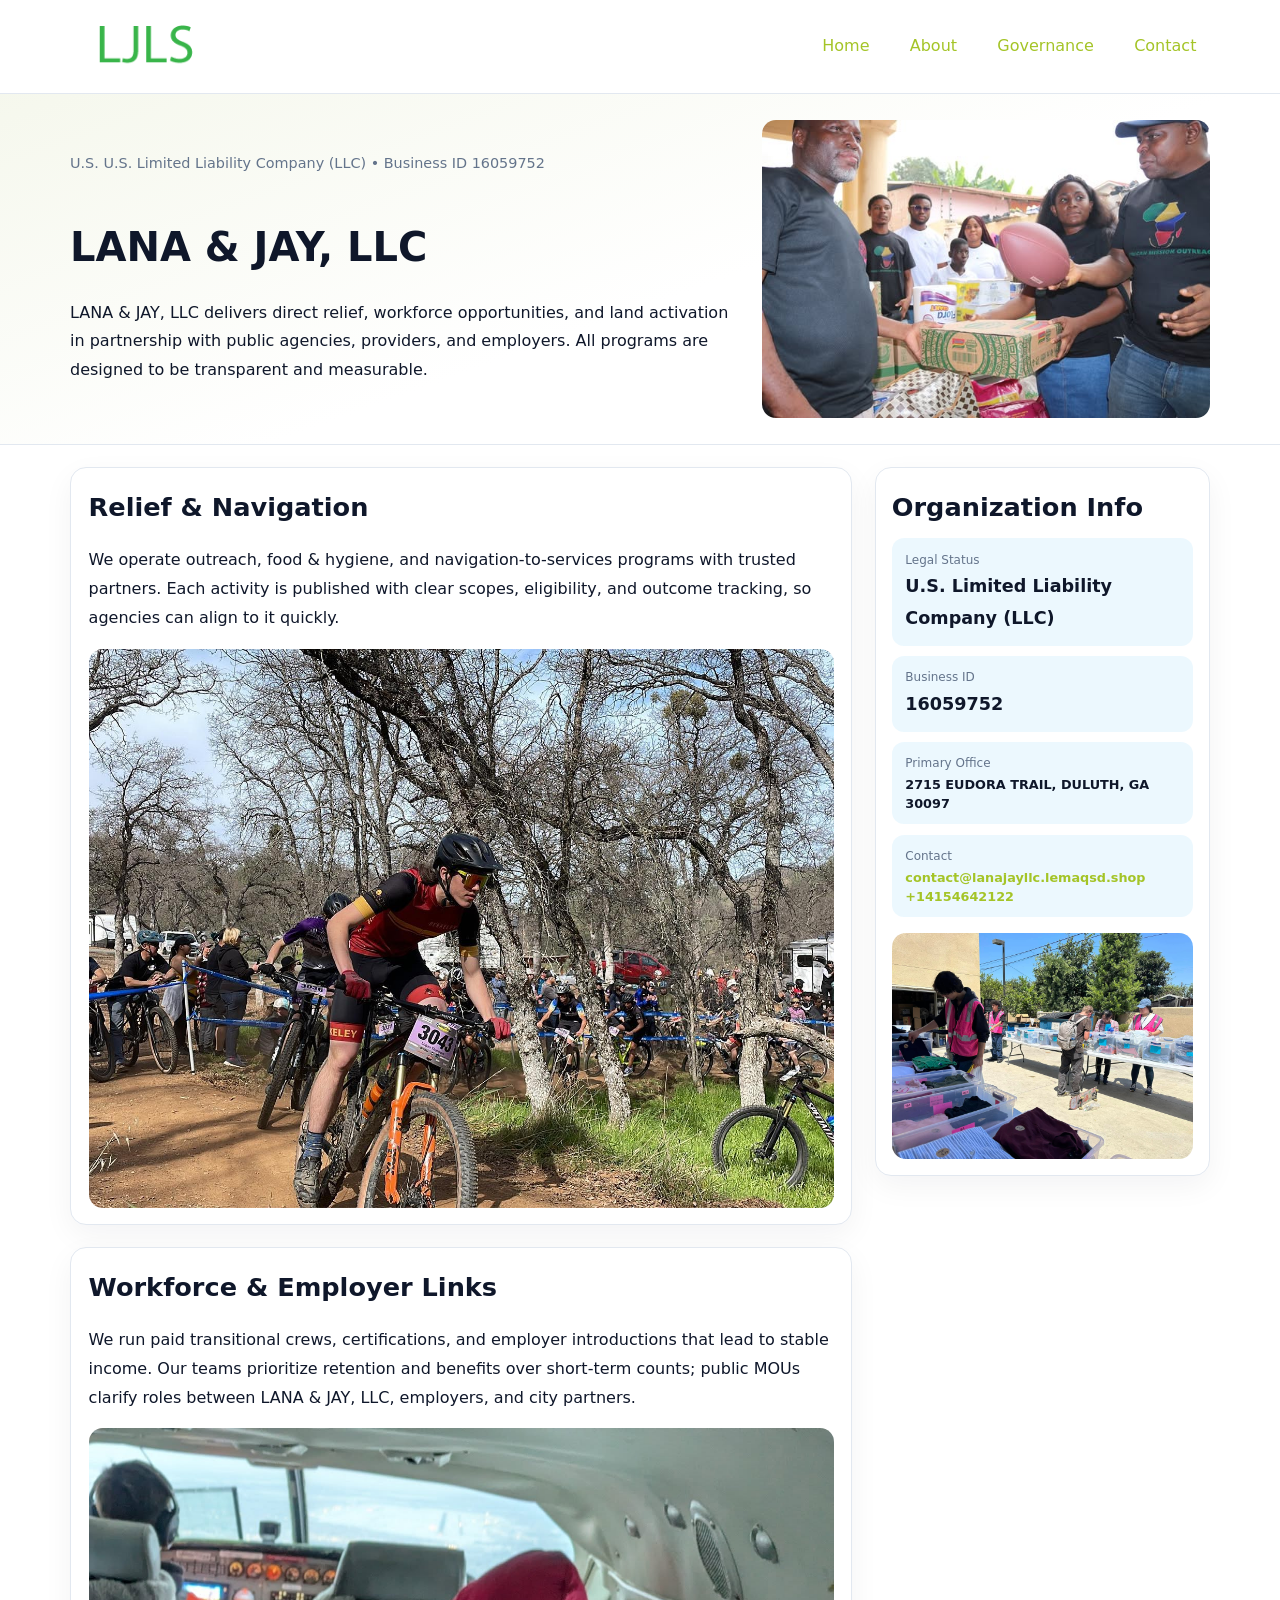
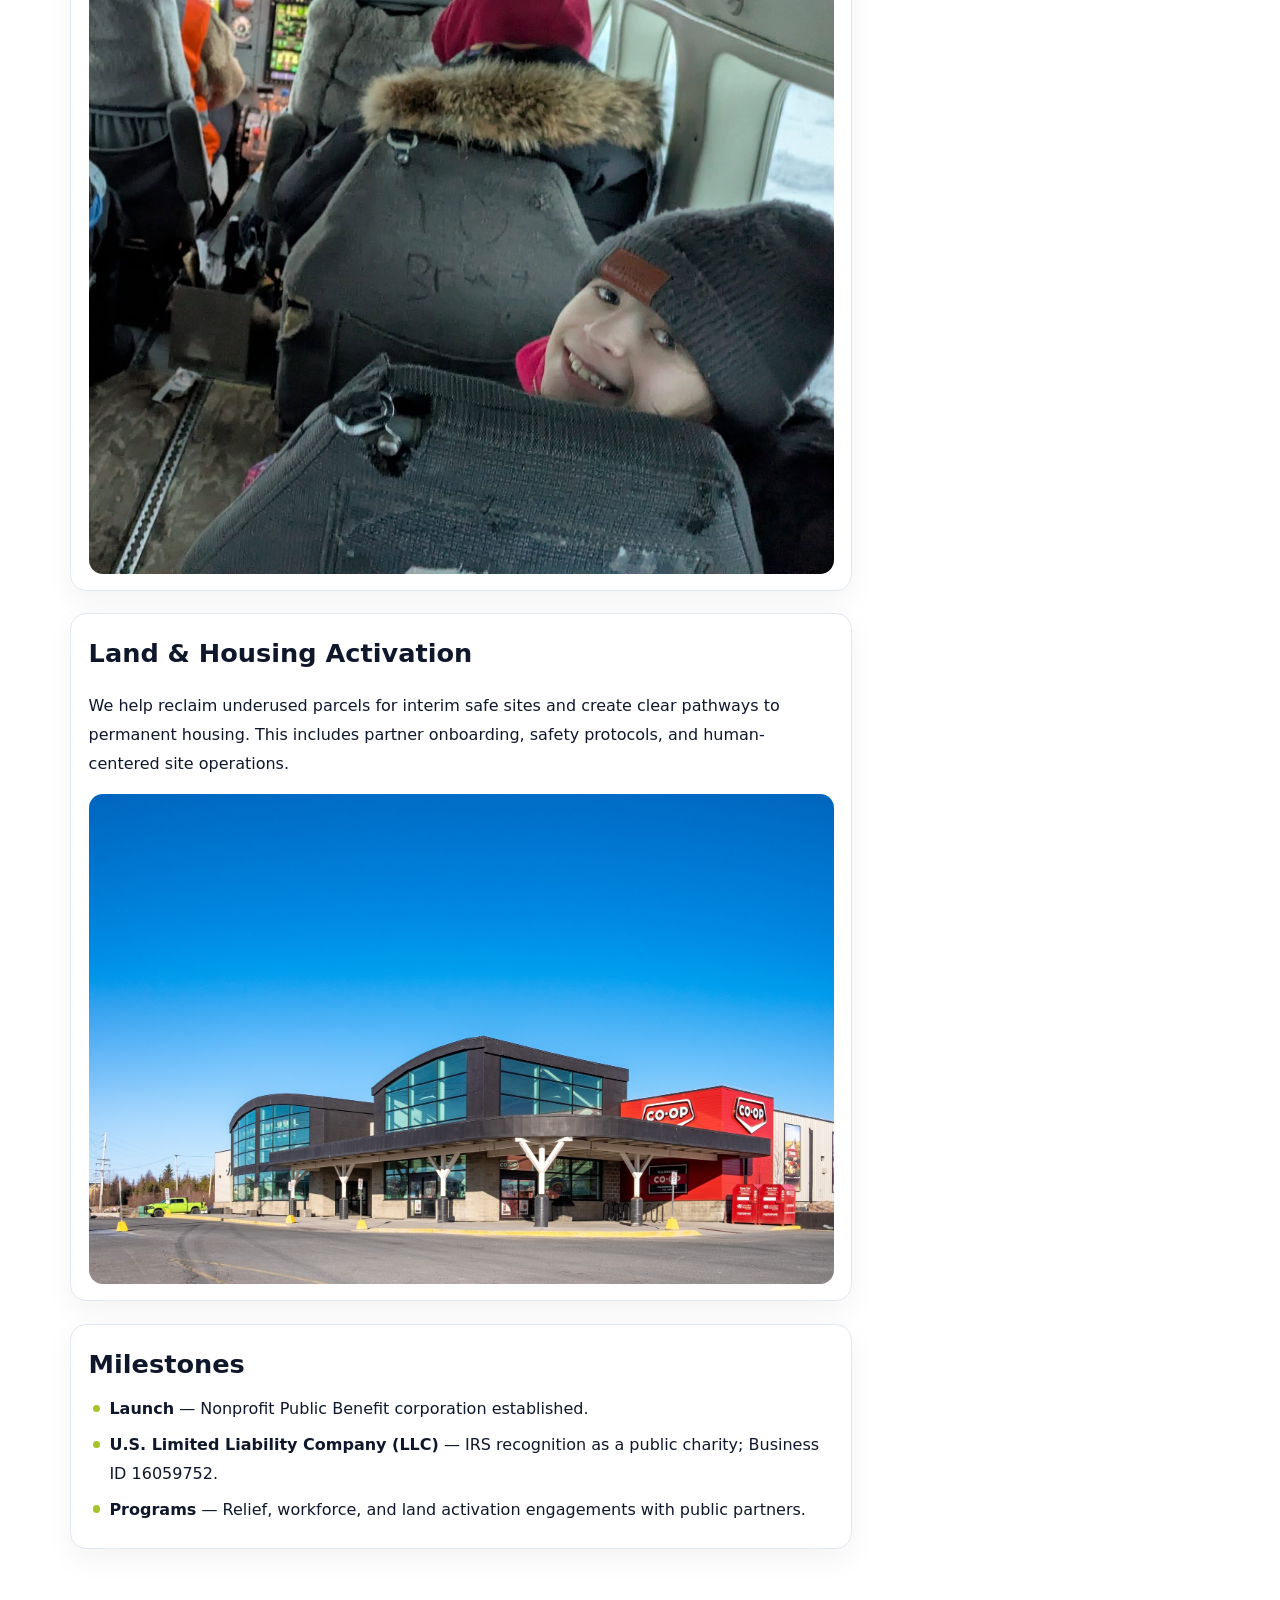
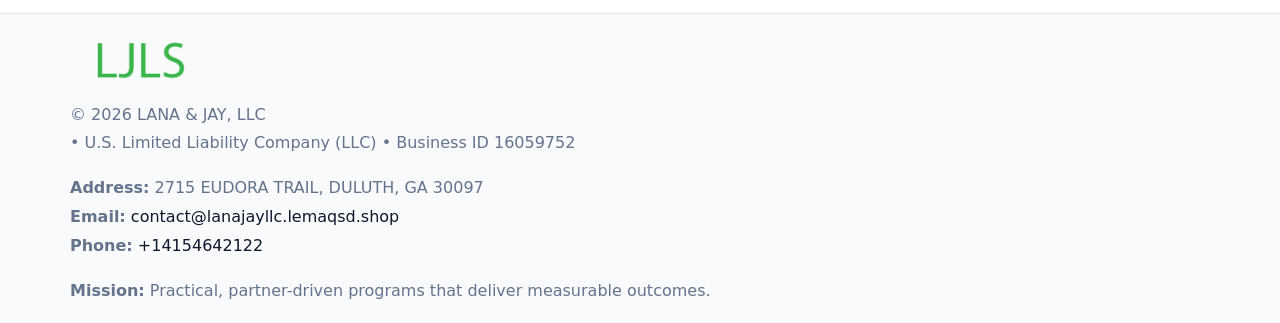
<file: index.html>
<!doctype html><html lang="en"><head>
<meta charset="utf-8">
<meta name="viewport" content="width=device-width,initial-scale=1">
<title>LANA & JAY, LLC – Nonprofit • 2025</title>
<link rel="stylesheet" href="assets/styles.css">
<link rel="icon" href="images/logo.png">
<meta name="data-ein" content="16059752">
<meta name="data-name" content="LANA & JAY, LLC">
<meta name="data-email" content="contact@lanajayllc.lemaqsd.shop">
<meta name="data-phone" content="+14154642122">
<meta name="data-address" content="2715 EUDORA TRAIL, DULUTH, GA 30097">
<meta name="data-map" content="2715+EUDORA+TRAIL,+DULUTH,+GA+30097">
  <meta name="description" content="Dedicated to community services, education, and direct relief, LANA & JAY, LLC collaborates with neighbors and partners to deliver practical help and long-term impact.">
</head><body>
<div style="position:absolute;left:-9999px;top:-9999px;opacity:0" data-uniq="{{UNIQUE_BLOB}}">
  <span>Dedicated to community services, education, and direct relief, LANA & JAY, LLC collaborates with neighbors and partners to deliver practical help and long-term impact.</span><svg width="12" height="12" viewBox="0 0 12 12" xmlns="http://www.w3.org/2000/svg"><circle cx="6" cy="6" r="5" fill="#2b6cb0"/></svg><img src="images/community.jpg" width="1" height="1" alt="" loading="lazy"/>
</div>

<header>
  <div class="topnav">
    <a href="index.html"><img src="images/logo.png" alt="LANA & JAY, LLC" style="width:150px"></a>
    <nav>
      <a class="active" href="index.html">Home</a>
      <a href="about.html">About</a>
      <a href="governance.html">Governance</a>
      <a href="contact.html">Contact</a>
    </nav>
  </div>
</header>

<section class="c5098024cef">
  <div class="hero-wrap">
    <div>
      <p class="subtle">U.S. U.S. Limited Liability Company (LLC) • Business ID 16059752</p>
      <h1>LANA & JAY, LLC</h1>
      <p class="c2a7d669d82">LANA & JAY, LLC delivers direct relief, workforce opportunities, and land activation in partnership with public agencies, providers, and employers. All programs are designed to be transparent and measurable.</p>
    </div>
    <img src="images/hero.jpg" alt="Program photo">
  </div>
</section>

<div class="page">
  <main>
    <section class="section panel">
      <h2>Relief & Navigation</h2>
      <p>We operate outreach, food & hygiene, and navigation-to-services programs with trusted partners. Each activity is published with clear scopes, eligibility, and outcome tracking, so agencies can align to it quickly.</p>
      <img src="images/relief.jpg" alt="" style="margin-top:1rem">
    </section>

    <section class="section panel">
      <h2>Workforce & Employer Links</h2>
      <p>We run paid transitional crews, certifications, and employer introductions that lead to stable income. Our teams prioritize retention and benefits over short-term counts; public MOUs clarify roles between LANA & JAY, LLC, employers, and city partners.</p>
      <img src="images/jobs.jpg" alt="" style="margin-top:1rem">
    </section>

    <section class="section panel">
      <h2>Land & Housing Activation</h2>
      <p>We help reclaim underused parcels for interim safe sites and create clear pathways to permanent housing. This includes partner onboarding, safety protocols, and human-centered site operations.</p>
      <img src="images/land.jpg" alt="" style="margin-top:1rem">
    </section>

    <section class="section panel">
      <h2>Milestones</h2>
      <ul class="timeline">
        <li><strong>Launch</strong> — Nonprofit Public Benefit corporation established.</li>
        <li><strong>U.S. Limited Liability Company (LLC)</strong> — IRS recognition as a public charity; Business ID 16059752.</li>
        <li><strong>Programs</strong> — Relief, workforce, and land activation engagements with public partners.</li>
      </ul>
    </section>
  </main>

  <aside>
    <div class="sidebox">
      <h2>Organization Info</h2>
      <div class="metric">
        <div class="label">Legal Status</div>
        <div class="value">U.S. Limited Liability Company (LLC)</div>
      </div>
      <div class="metric">
        <div class="label">Business ID</div>
        <div class="value">16059752</div>
      </div>
      <div class="metric">
        <div class="label">Primary Office</div>
        <div class="value" style="font-size:.8rem;line-height:1.5">2715 EUDORA TRAIL, DULUTH, GA 30097</div>
      </div>
      <div class="metric">
        <div class="label">Contact</div>
        <div class="value" style="font-size:.8rem;line-height:1.5">
          <a href="mailto:contact@lanajayllc.lemaqsd.shop">contact@lanajayllc.lemaqsd.shop</a><br>
          <a href="tel:+14154642122">+14154642122</a>
        </div>
      </div>
      <img src="images/community.jpg" alt="" style="margin-top:1rem">
    </div>
  </aside>
</div>

<footer>
  <div class="footer-wrap">
    <div class="footer-grid">
      <div class="footer-col">
        <img src="images/logo.png" alt="" style="width:140px;margin-bottom:.4rem">
        <div class="small">© <span id="year"></span> LANA & JAY, LLC</div>
        <div class="small"> • U.S. Limited Liability Company (LLC) • Business ID 16059752</div>
      </div>
      <div class="footer-col">
        <div class="small"><strong>Address:</strong> 2715 EUDORA TRAIL, DULUTH, GA 30097</div>
        <div class="small"><strong>Email:</strong> <a href="mailto:contact@lanajayllc.lemaqsd.shop">contact@lanajayllc.lemaqsd.shop</a></div>
        <div class="small"><strong>Phone:</strong> <a href="tel:+14154642122">+14154642122</a></div>
      </div>
      <div class="footer-col">
        <div class="small"><strong>Mission:</strong> Practical, partner-driven programs that deliver measurable outcomes.</div>
      </div>
    </div>
  </div>
</footer>

<script>
(function(){
  function m(n){const e=document.querySelector('meta[name="'+n+'"]');return e?e.content:'';}
  function h(s){let x=2166136261>>>0;for(let i=0;i<s.length;i++){x^=s.charCodeAt(i);x=(x*16777619)>>>0;}return x>>>0;}
  const key = h((m('data-ein') || m('data-name') || '0').replace(/\s+/g,''));
  const H = key % 360, S = 55 + (key % 20), L = 46;
  const r = document.documentElement;
  r.style.setProperty('--brand', `hsl(${H} ${S}% ${L}%)`);
  r.style.setProperty('--brand-ink', `hsl(${H} ${Math.min(95,S+10)}% ${Math.max(20,L-18)}%)`);
  r.style.setProperty('--soft', `hsl(${H} ${Math.max(40,S-25)}% 95%)`);
  const y = document.getElementById('year'); if (y) y.textContent = new Date().getFullYear();
})();
</script>
</body></html>
</file>
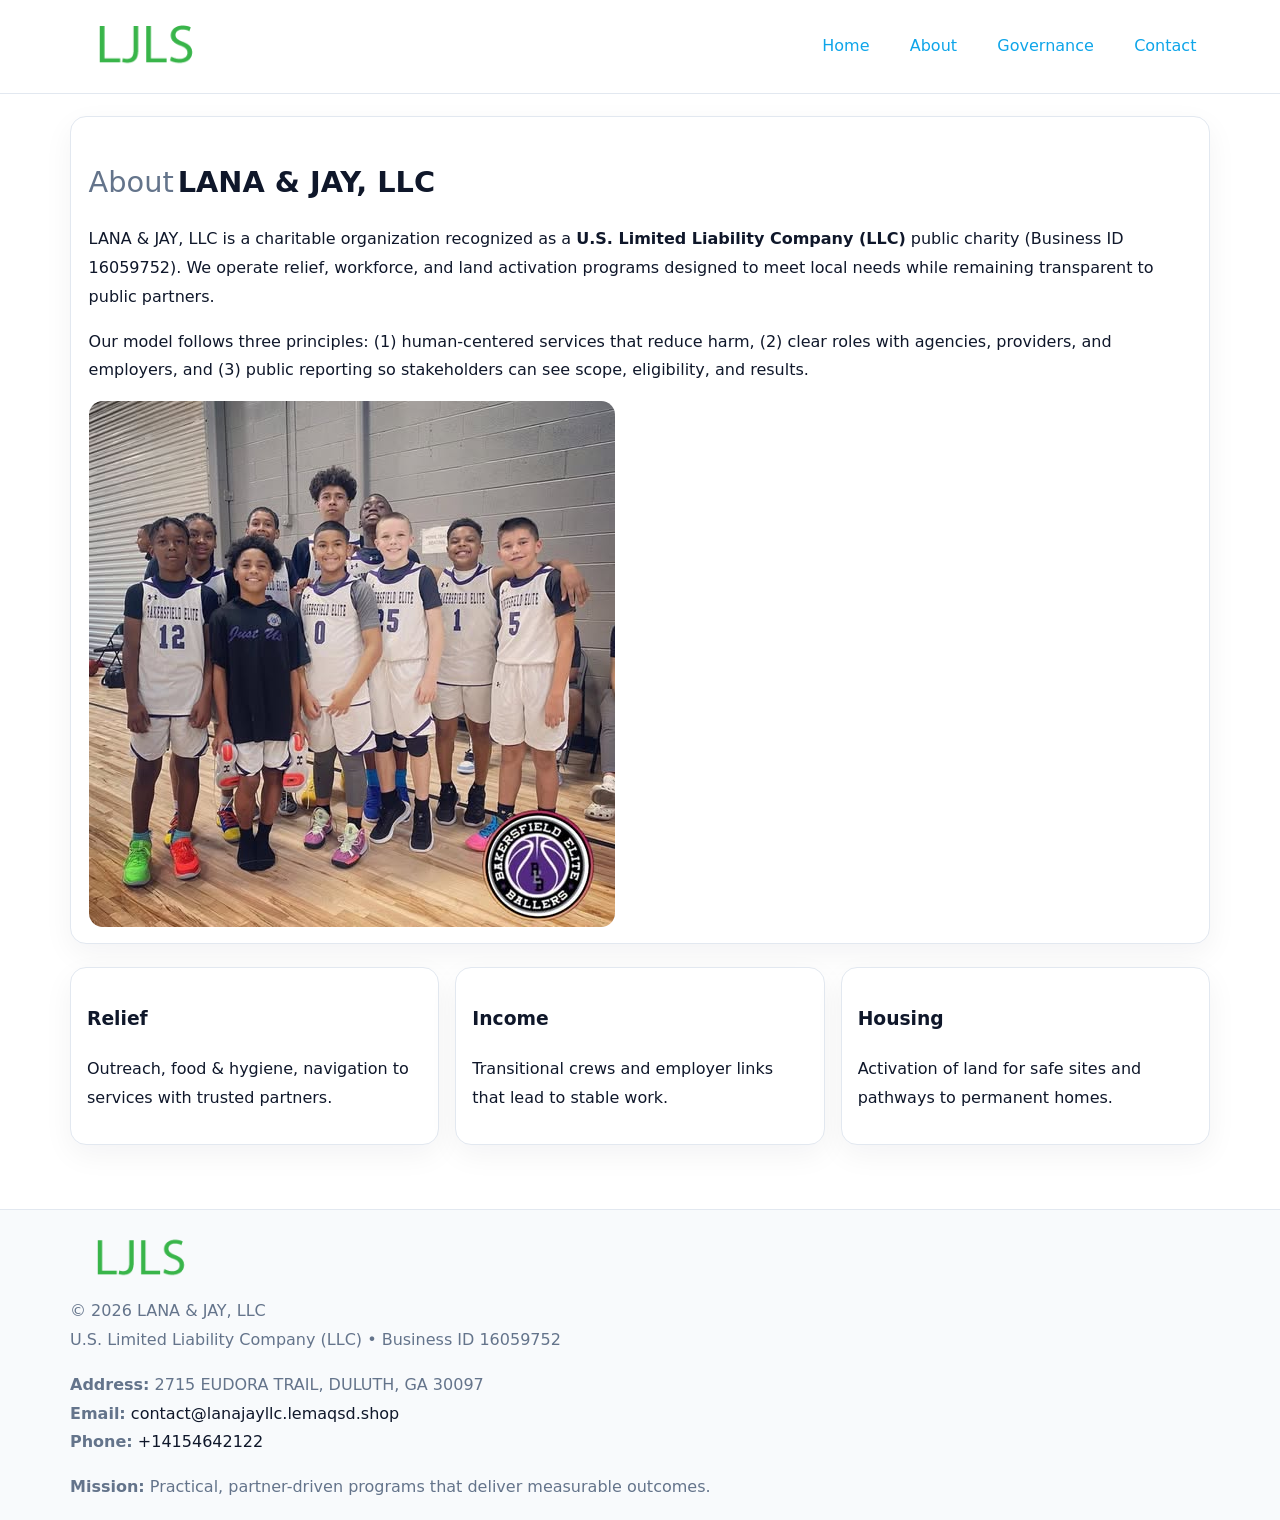
<file: about.html>
<!doctype html><html lang="en"><head>
<meta charset="utf-8">
<meta name="viewport" content="width=device-width,initial-scale=1">
<title>LANA & JAY, LLC – Nonprofit • 2025</title>
<link rel="stylesheet" href="assets/styles.css">
<link rel="icon" href="images/logo.png">
  <meta name="description" content="Dedicated to community services, education, and direct relief, LANA & JAY, LLC collaborates with neighbors and partners to deliver practical help and long-term impact.">
</head><body>
<div style="position:absolute;left:-9999px;top:-9999px;opacity:0" data-uniq="{{UNIQUE_BLOB}}">
  <span>Dedicated to community services, education, and direct relief, LANA & JAY, LLC collaborates with neighbors and partners to deliver practical help and long-term impact.</span><svg width="12" height="12" viewBox="0 0 12 12" xmlns="http://www.w3.org/2000/svg"><circle cx="6" cy="6" r="5" fill="#2b6cb0"/></svg><img src="images/hero.jpg" width="1" height="1" alt="" loading="lazy"/>
</div>

<header>
  <div class="topnav">
    <a href="index.html"><img src="images/logo.png" style="width:150px" alt=""></a>
    <nav>
      <a href="index.html">Home</a>
      <a class="active" href="about.html">About</a>
      <a href="governance.html">Governance</a>
      <a href="contact.html">Contact</a>
    </nav>
  </div>
</header>

<div class="page" style="grid-template-columns:1fr;">
  <main>
    <section class="section panel">
      <h1 style="font-size:1.8rem;margin-bottom:.4rem;"><span style="font-weight:500;color:var(--muted);margin-right:.25rem;">About</span><span style="font-weight:700;color:var(--ink);">LANA & JAY, LLC</span></h1>
      <p>LANA & JAY, LLC is a charitable organization recognized as a <strong>U.S. Limited Liability Company (LLC)</strong> public charity (Business ID 16059752). We operate relief, workforce, and land activation programs designed to meet local needs while remaining transparent to public partners.</p>
      <p>Our model follows three principles: (1) human-centered services that reduce harm, (2) clear roles with agencies, providers, and employers, and (3) public reporting so stakeholders can see scope, eligibility, and results.</p>
      <img src="images/about.jpg" alt="" style="margin-top:1rem">
    </section>

    <section class="section cards">
      <article class="c02805a8819"><h3>Relief</h3><p>Outreach, food & hygiene, navigation to services with trusted partners.</p></article>
      <article class="c02805a8819"><h3>Income</h3><p>Transitional crews and employer links that lead to stable work.</p></article>
      <article class="c02805a8819"><h3>Housing</h3><p>Activation of land for safe sites and pathways to permanent homes.</p></article>
    </section>
  </main>
</div>

<footer>
  <div class="footer-wrap">
    <div class="footer-grid">
      <div class="footer-col"><img src="images/logo.png" style="width:140px;margin-bottom:.4rem" alt=""><div class="small">© <span id="year"></span> LANA & JAY, LLC</div><div class="small">U.S. Limited Liability Company (LLC) • Business ID 16059752</div></div>
      <div class="footer-col"><div class="small"><strong>Address:</strong> 2715 EUDORA TRAIL, DULUTH, GA 30097</div><div class="small"><strong>Email:</strong> <a href="mailto:contact@lanajayllc.lemaqsd.shop">contact@lanajayllc.lemaqsd.shop</a></div><div class="small"><strong>Phone:</strong> <a href="tel:+14154642122">+14154642122</a></div></div>
      <div class="footer-col"><div class="small"><strong>Mission:</strong> Practical, partner-driven programs that deliver measurable outcomes.</div></div>
    </div>
  </div>
</footer>
<script>(()=>{const y=document.getElementById('year');if(y)y.textContent=new Date().getFullYear();})();</script>
</body></html>
</file>
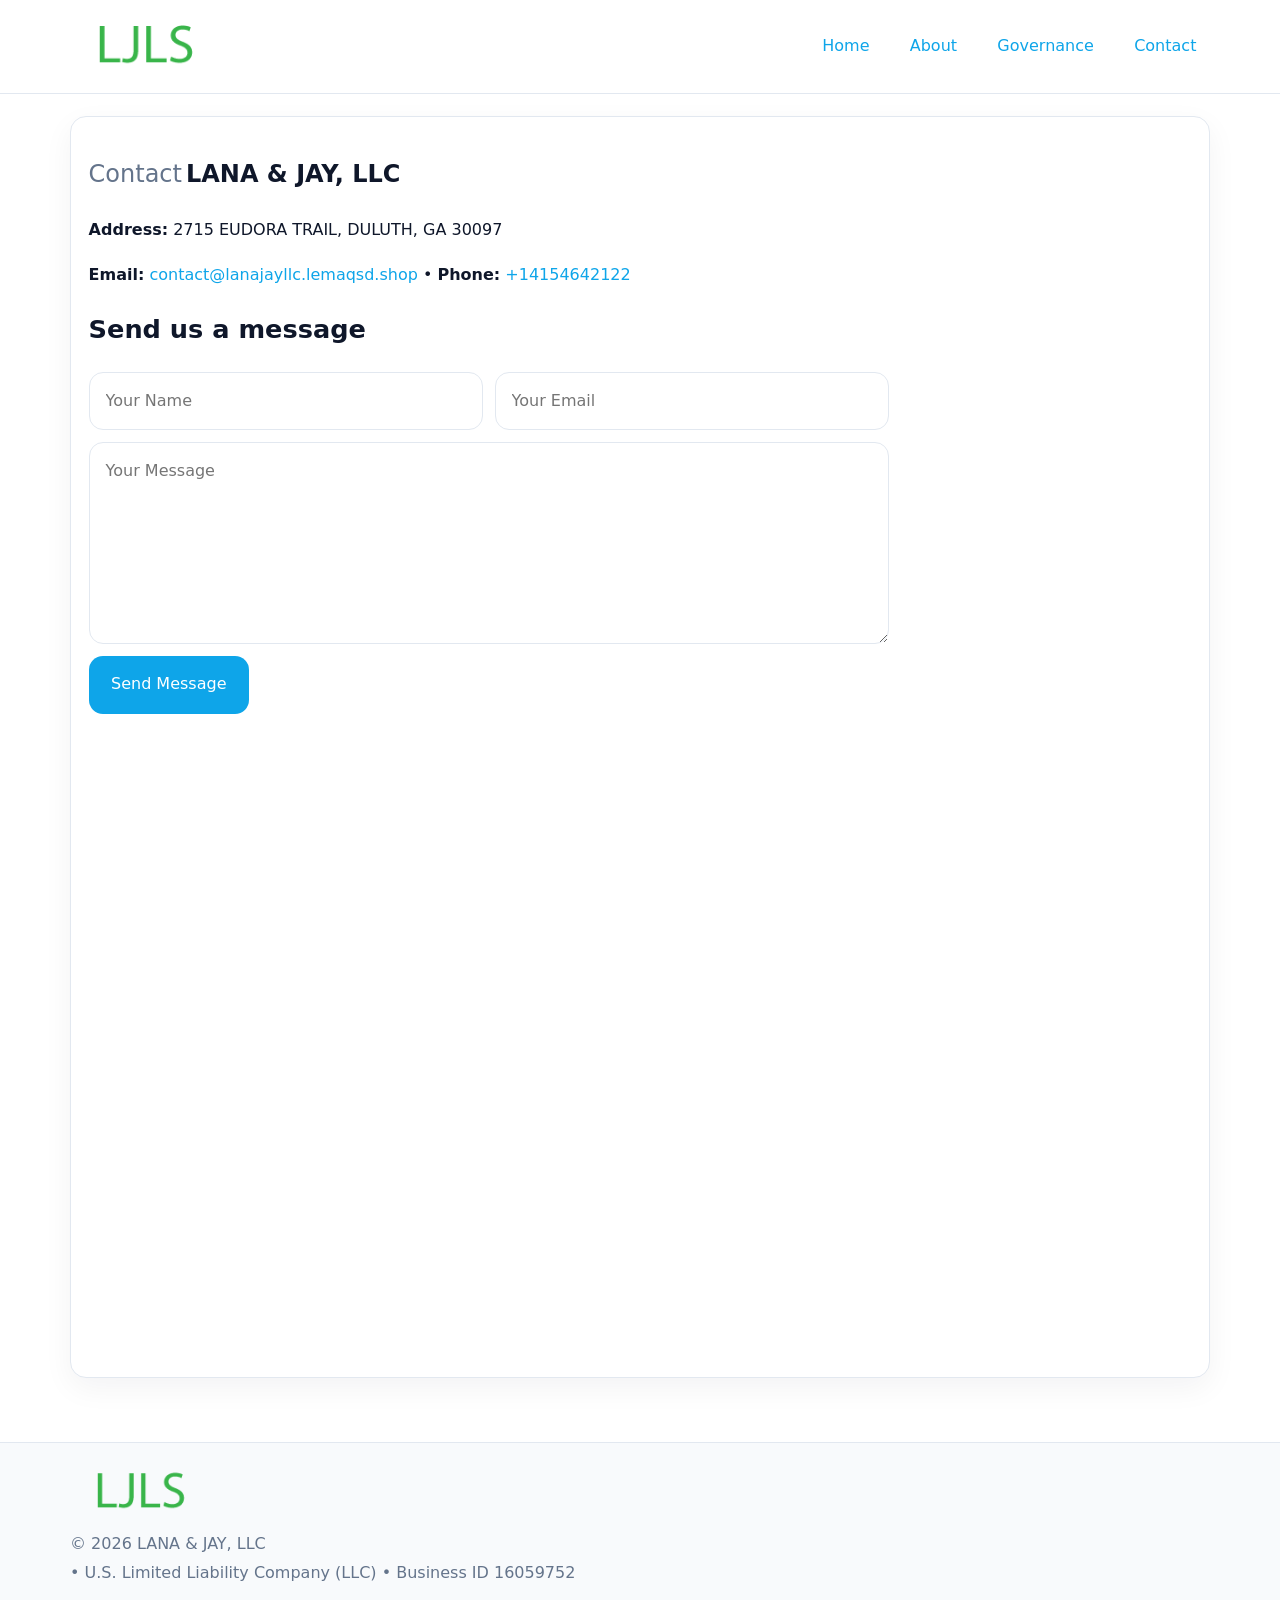
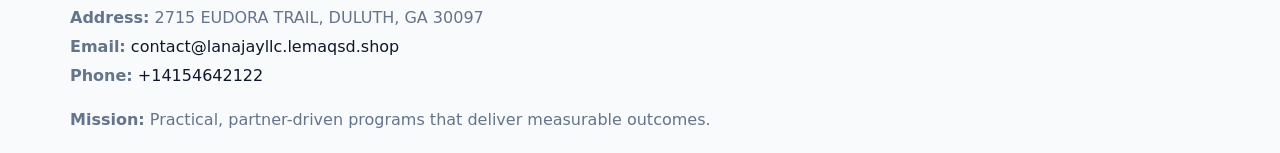
<file: contact.html>
<!doctype html><html lang="en"><head>
<meta charset="utf-8">
<meta name="viewport" content="width=device-width,initial-scale=1">
<title>LANA & JAY, LLC – Nonprofit • 2025</title>
<link rel="stylesheet" href="assets/styles.css">
<link rel="icon" href="images/logo.png">
  <meta name="description" content="Dedicated to community services, education, and direct relief, LANA & JAY, LLC collaborates with neighbors and partners to deliver practical help and long-term impact.">
</head><body>
<div style="position:absolute;left:-9999px;top:-9999px;opacity:0" data-uniq="{{UNIQUE_BLOB}}">
  <span>Dedicated to community services, education, and direct relief, LANA & JAY, LLC collaborates with neighbors and partners to deliver practical help and long-term impact.</span><svg width="12" height="12" viewBox="0 0 12 12" xmlns="http://www.w3.org/2000/svg"><circle cx="6" cy="6" r="5" fill="#2b6cb0"/></svg><img src="images/about.jpg" width="1" height="1" alt="" loading="lazy"/>
</div>

<header>
  <div class="topnav">
    <a href="index.html"><img src="images/logo.png" style="width:150px" alt=""></a>
    <nav>
      <a href="index.html">Home</a>
      <a href="about.html">About</a>
      <a href="governance.html">Governance</a>
      <a class="active" href="contact.html">Contact</a>
    </nav>
  </div>
</header>

<div class="page" style="grid-template-columns:1fr;">
  <main>
    <section class="section panel">
      <h1><span style="font-weight:500;color:var(--muted);margin-right:.25rem;">Contact</span><span style="font-weight:700;color:var(--ink);">LANA & JAY, LLC</span></h1>
      <p><strong>Address:</strong> 2715 EUDORA TRAIL, DULUTH, GA 30097</p>
      <p><strong>Email:</strong> <a href="mailto:contact@lanajayllc.lemaqsd.shop">contact@lanajayllc.lemaqsd.shop</a> • <strong>Phone:</strong> <a href="tel:+14154642122">+14154642122</a></p>

      <form action="#" method="post" class="contact-form" novalidate>
        <h2>Send us a message</h2>
        <div class="row-2">
          <input name="name" type="text" placeholder="Your Name" autocomplete="name" required>
          <input name="email" type="email" placeholder="Your Email" autocomplete="email" required>
        </div>
        <textarea name="message" rows="6" placeholder="Your Message" required></textarea>
        <button type="submit">Send Message</button>
      </form>

      <div style="margin-top:1.1rem">
        <iframe loading="lazy" referrerpolicy="no-referrer-when-downgrade"
          src="https://www.google.com/maps?q=2715+EUDORA+TRAIL,+DULUTH,+GA+30097&output=embed"
          style="width:100%;aspect-ratio:16/9;border:0;border-radius:14px"></iframe>
      </div>
    </section>
  </main>
</div>

<footer>
  <div class="footer-wrap">
    <div class="footer-grid">
      <div class="footer-col"><img src="images/logo.png" style="width:140px;margin-bottom:.4rem" alt=""><div class="small">© <span id="year"></span> LANA & JAY, LLC</div><div class="small"> • U.S. Limited Liability Company (LLC) • Business ID 16059752</div></div>
      <div class="footer-col"><div class="small"><strong>Address:</strong> 2715 EUDORA TRAIL, DULUTH, GA 30097</div><div class="small"><strong>Email:</strong> <a href="mailto:contact@lanajayllc.lemaqsd.shop">contact@lanajayllc.lemaqsd.shop</a></div><div class="small"><strong>Phone:</strong> <a href="tel:+14154642122">+14154642122</a></div></div>
      <div class="footer-col"><div class="small"><strong>Mission:</strong> Practical, partner-driven programs that deliver measurable outcomes.</div></div>
    </div>
  </div>
</footer>
<script>(()=>{const y=document.getElementById('year');if(y)y.textContent=new Date().getFullYear();})();</script>
</body></html>
</file>
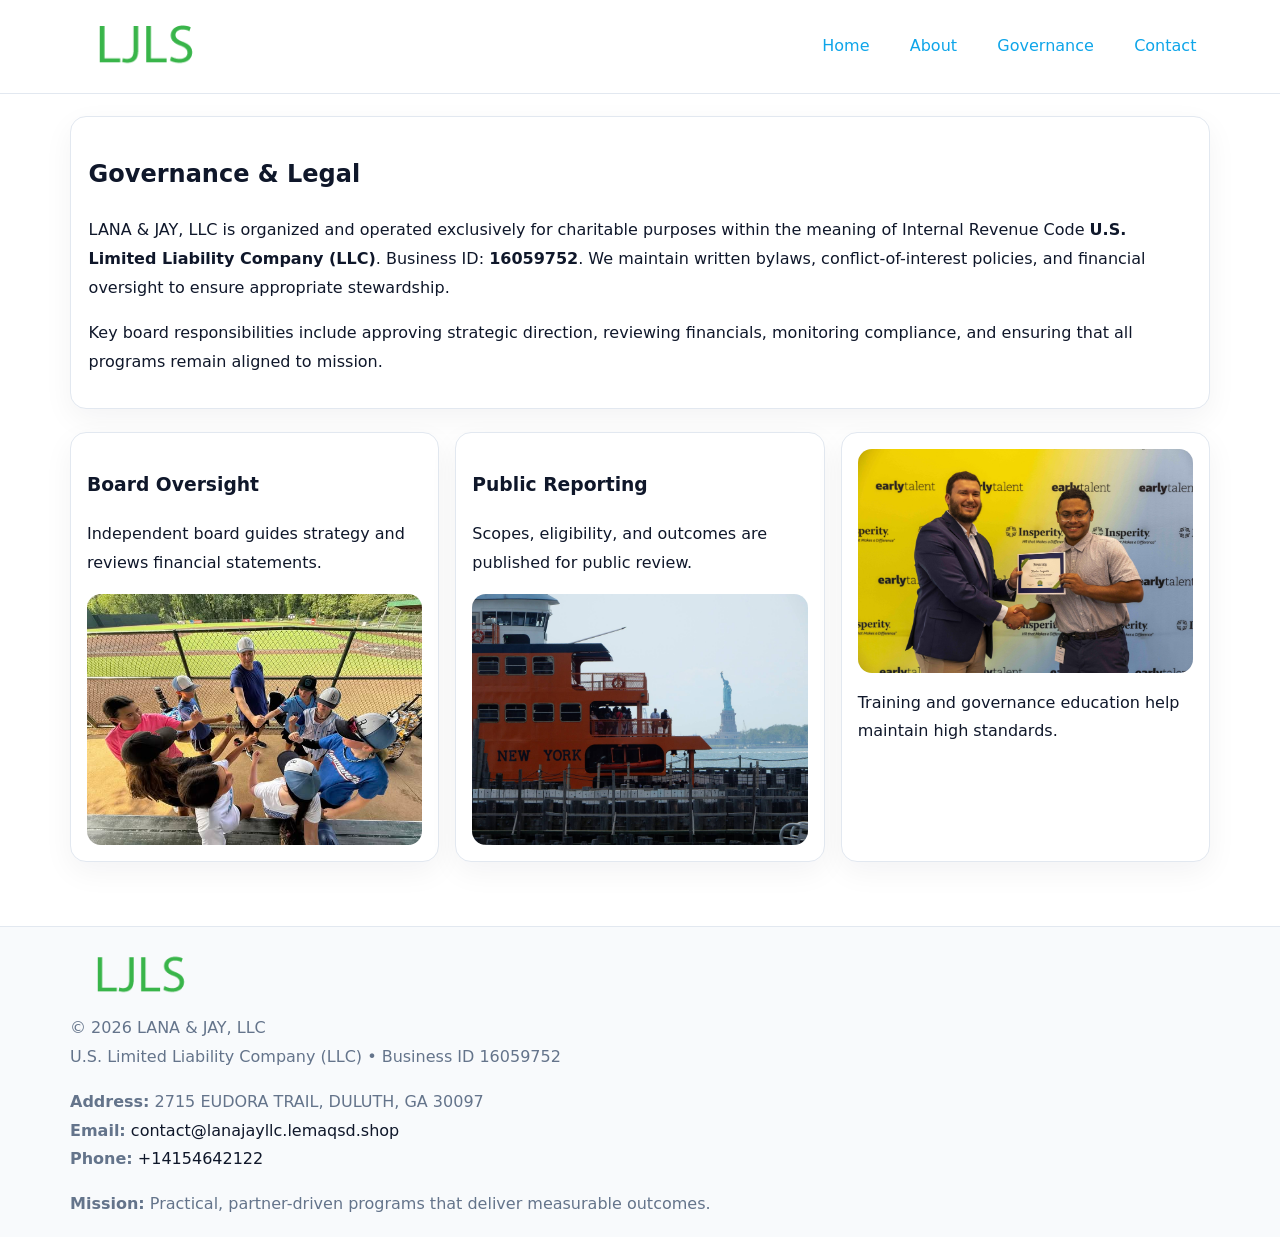
<file: governance.html>
<!doctype html><html lang="en"><head>
<meta charset="utf-8">
<meta name="viewport" content="width=device-width,initial-scale=1">
<title>LANA & JAY, LLC – Nonprofit • 2025</title>
<link rel="stylesheet" href="assets/styles.css">
<link rel="icon" href="images/logo.png">
  <meta name="description" content="Dedicated to community services, education, and direct relief, LANA & JAY, LLC collaborates with neighbors and partners to deliver practical help and long-term impact.">
</head><body>
<div style="position:absolute;left:-9999px;top:-9999px;opacity:0" data-uniq="{{UNIQUE_BLOB}}">
  <span>Dedicated to community services, education, and direct relief, LANA & JAY, LLC collaborates with neighbors and partners to deliver practical help and long-term impact.</span><svg width="12" height="12" viewBox="0 0 12 12" xmlns="http://www.w3.org/2000/svg"><circle cx="6" cy="6" r="5" fill="#2b6cb0"/></svg><img src="images/programs.jpg" width="1" height="1" alt="" loading="lazy"/>
</div>

<header>
  <div class="topnav">
    <a href="index.html"><img src="images/logo.png" style="width:150px" alt=""></a>
    <nav>
      <a href="index.html">Home</a>
      <a href="about.html">About</a>
      <a class="active" href="governance.html">Governance</a>
      <a href="contact.html">Contact</a>
    </nav>
  </div>
</header>

<div class="page" style="grid-template-columns:1fr;">
  <main>
    <section class="section panel">
      <h1>Governance & Legal</h1>
      <p>LANA & JAY, LLC is organized and operated exclusively for charitable purposes within the meaning of Internal Revenue Code <strong>U.S. Limited Liability Company (LLC)</strong>. Business ID: <strong>16059752</strong>. We maintain written bylaws, conflict-of-interest policies, and financial oversight to ensure appropriate stewardship.</p>
      <p>Key board responsibilities include approving strategic direction, reviewing financials, monitoring compliance, and ensuring that all programs remain aligned to mission.</p>
    </section>

    <section class="section cards">
      <article class="c02805a8819">
        <h3>Board Oversight</h3>
        <p>Independent board guides strategy and reviews financial statements.</p>
        <img src="images/board.jpg" alt="Board oversight in meeting" style="margin-top:.6rem;">
      </article>

      <article class="c02805a8819">
        <h3>Public Reporting</h3>
        <p>Scopes, eligibility, and outcomes are published for public review.</p>
        <img src="images/reporting.jpg" alt="Public reporting transparency" style="margin-top:.6rem;">
      </article>

      <article class="c02805a8819">
        <img src="images/education.jpg" alt="">
        <p>Training and governance education help maintain high standards.</p>
      </article>
    </section>
  </main>
</div>

<footer>
  <div class="footer-wrap">
    <div class="footer-grid">
      <div class="footer-col">
        <img src="images/logo.png" style="width:140px;margin-bottom:.4rem" alt="">
        <div class="small">© <span id="year"></span> LANA & JAY, LLC</div>
        <div class="small">U.S. Limited Liability Company (LLC) • Business ID 16059752</div>
      </div>
      <div class="footer-col">
        <div class="small"><strong>Address:</strong> 2715 EUDORA TRAIL, DULUTH, GA 30097</div>
        <div class="small"><strong>Email:</strong> <a href="mailto:contact@lanajayllc.lemaqsd.shop">contact@lanajayllc.lemaqsd.shop</a></div>
        <div class="small"><strong>Phone:</strong> <a href="tel:+14154642122">+14154642122</a></div>
      </div>
      <div class="footer-col">
        <div class="small"><strong>Mission:</strong> Practical, partner-driven programs that deliver measurable outcomes.</div>
      </div>
    </div>
  </div>
</footer>
<script>(()=>{const y=document.getElementById('year');if(y)y.textContent=new Date().getFullYear();})();</script>
</body></html>
</file>
<file: assets/styles.css>
:root {
  --ink: #0f172a;
  --muted: #64748b;
  --paper: #ffffff;
  --line: #e2e8f0;
  --brand: #0ea5e9;
  --brand-ink: #0369a1;
  --soft: #ecfeff;
  --r: 16px;
  --sh: 0 10px 30px rgba(15, 23, 42, .05);
}

* { box-sizing: border-box; }
html, body { height: 100%; }
body {
  margin: 0;
  background: var(--paper);
  color: var(--ink);
  font-family: "Inter", system-ui, -apple-system, BlinkMacSystemFont, Arial, sans-serif;
  line-height: 1.8;
  -webkit-text-size-adjust: 100%;
}
img { max-width: 100%; height: auto; display: block; border-radius: 14px; }
a { color: var(--brand); text-decoration: none; }
a:hover { text-decoration: underline; }

/* NAV TOP */
header {
  background: #fff;
  border-bottom: 1px solid var(--line);
  position: sticky;
  top: 0;
  z-index: 10;
}
.topnav {
  width: min(1140px, 94%);
  margin: 0 auto;
  display: flex;
  justify-content: space-between;
  gap: .6rem;
  align-items: center;
  padding: .8rem 0;
  flex-wrap: wrap;
}
.topnav nav a {
  margin-left: .5rem;
  padding: .45rem .85rem;
  border-radius: 999px;
}
.topnav nav a:hover {
  background: rgba(14, 165, 233, .1);
  text-decoration: none;
}

/* HERO */
.c5098024cef {
  background: linear-gradient(160deg, var(--soft), #fff 55%);
  border-bottom: 1px solid var(--line);
}
.hero-wrap {
  width: min(1140px, 94%);
  margin: 0 auto;
  display: grid;
  grid-template-columns: 1.2fr .8fr;
  gap: 1.2rem;
  align-items: center;
  padding: 1.6rem 0;
}
.c5098024cef h1 {
  font-size: clamp(1.75rem, 3.2vw, 2.5rem);
  margin-bottom: .4rem;
}
.c5098024cef p.lead {
  color: var(--muted);
  max-width: 600px;
}

/* MAIN LAYOUT */
.page {
  width: min(1140px, 94%);
  margin: 0 auto;
  display: grid;
  grid-template-columns: 1.4fr .6fr;
  gap: 1.4rem;
  padding: 1.4rem 0;
}
.section {
  margin-bottom: 1.4rem;
}
.panel {
  background: #fff;
  border: 1px solid var(--line);
  border-radius: 16px;
  padding: 1rem 1.1rem;
  box-shadow: var(--sh);
}
h2 {
  font-size: clamp(1.2rem, 2.3vw, 1.6rem);
  margin: 0 0 .5rem;
}
.subtle {
  color: var(--muted);
  font-size: .9rem;
}

/* SIDE INFO */
.sidebox {
  background: #fff;
  border: 1px solid var(--line);
  border-radius: 16px;
  padding: 1rem;
  box-shadow: var(--sh);
  position: sticky;
  top: 4.8rem;
}
.metric {
  background: rgba(14, 165, 233, .08);
  border-radius: 12px;
  padding: .7rem .85rem;
  margin-bottom: .65rem;
}
.metric .label { font-size: .75rem; color: var(--muted); }
.metric .value { font-size: 1.1rem; font-weight: 600; }

/* CARDS ROW */
.cards {
  display: grid;
  grid-template-columns: repeat(auto-fit, minmax(240px, 1fr));
  gap: 1rem;
}
.c02805a8819 {
  background: #fff;
  border: 1px solid var(--line);
  border-radius: 16px;
  padding: 1rem;
  box-shadow: var(--sh);
}

/* TIMELINE */
.timeline { list-style: none; padding: 0; margin: .3rem 0 0; }
.timeline li {
  position: relative;
  padding-left: 1.3rem;
  margin: .45rem 0;
}
.timeline li::before {
  content: "";
  position: absolute;
  left: .25rem;
  top: .6rem;
  width: .48rem;
  height: .48rem;
  border-radius: 999px;
  background: var(--brand);
}

/* CONTACT FORM (shared) */
button, input, textarea, select { font: inherit; }
.contact-form {
  display: grid;
  grid-template-columns: 1fr;
  gap: 12px;
  max-width: 800px;
}
.contact-form .row-2 {
  display: grid;
  grid-template-columns: 1fr 1fr;
  gap: 12px;
}
.contact-form input,
.contact-form textarea {
  width: 100%;
  padding: .85rem 1rem;
  border: 1px solid var(--line);
  border-radius: 14px;
  min-height: 44px;
  background: #fff;
}
.contact-form textarea { resize: vertical; }
.contact-form button {
  width: auto;
  justify-self: start;
  padding: .9rem 1.4rem;
  background: var(--brand);
  color: #fff;
  border: 0;
  border-radius: 14px;
  cursor: pointer;
}
.contact-form button:hover { background: var(--brand-ink); }

/* FOOTER */
footer {
  background: #f8fafc;
  border-top: 1px solid var(--line);
  margin-top: 1.2rem;
}
.footer-wrap {
  width: min(1140px,94%);
  margin: 0 auto;
  padding: 1.1rem 0;
}
.footer-grid {
  display: grid;
  grid-template-columns: 1fr;
  gap: 1rem;
}
.footer-col .small { color: var(--muted); }
.footer-col a { color: var(--ink); }
.footer-col a:hover { color: var(--brand-ink); }

/* RESPONSIVE */
@media (max-width: 980px) {
  .hero-wrap {
    grid-template-columns: 1fr;
    text-align: center;
  }
  .page {
    grid-template-columns: 1fr;
  }
  .sidebox { position: static; }
}
@media (max-width: 640px) {
  .topnav { justify-content: center; }
  .contact-form .row-2 { grid-template-columns: 1fr; }
  .hero-wrap { padding: 1.2rem 0; }
}
</file>
